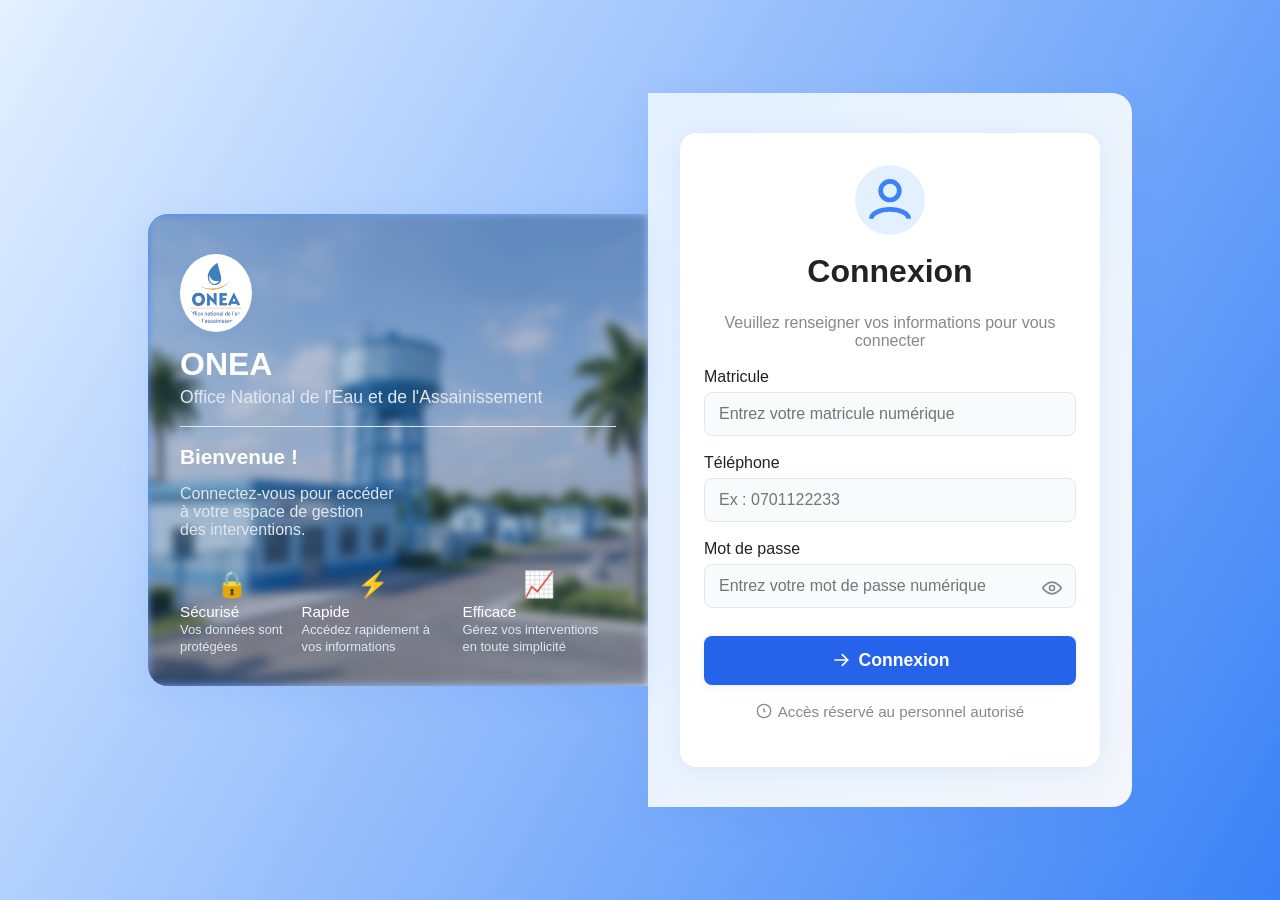
<file: index.html>
<!DOCTYPE html>
<html lang="fr">
<head>
	<meta charset="UTF-8">
	<meta http-equiv="X-UA-Compatible" content="IE=edge">
	<meta name="viewport" content="width=device-width, initial-scale=1.0">
	<title>Connexion | SNE</title>
    <link rel="icon" type="image/x-icon" href="images/favicongdor.ico">
	<link rel="stylesheet" href="css/login.css">
</head>
<body>
	<div class="container-login">
		<div class="login-left">
			<div class="overlay"></div>
			<div class="login-left-content">
				<img src="images/ONEA.png" alt="Logo ONEA" class="logo-sne">
				<h2>ONEA</h2>
				<p class="subtitle">Office National de l'Eau et de l'Assainissement</p>
				<hr>
				<h3>Bienvenue !</h3>
				<p class="desc">Connectez-vous pour accéder<br>à votre espace de gestion<br>des interventions.</p>
				<div class="features">
					<div class="feature">
						<span class="icon">🔒</span>
						<span>Sécurisé<br><small>Vos données sont protégées</small></span>
					</div>
					<div class="feature">
						<span class="icon">⚡</span>
						<span>Rapide<br><small>Accédez rapidement à vos informations</small></span>
					</div>
					<div class="feature">
						<span class="icon">📈</span>
						<span>Efficace<br><small>Gérez vos interventions en toute simplicité</small></span>
					</div>
				</div>
			</div>
			<img src="images/bacground.png" alt="background" class="background-img">
		</div>
		<div class="login-right">
			<form class="login-form" autocomplete="off">
				<div class="avatar">
					<svg xmlns="http://www.w3.org/2000/svg" width="56" height="56" fill="none" viewBox="0 0 24 24"><circle cx="12" cy="8" r="4" stroke="#3B82F6" stroke-width="2"/><path d="M4 20c0-2.21 3.582-4 8-4s8 1.79 8 4" stroke="#3B82F6" stroke-width="2"/></svg>
				</div>
				<h1>Connexion</h1>
				<p class="form-desc">Veuillez renseigner vos informations pour vous connecter</p>
				<div class="input-group">
					<label for="matricule">Matricule</label>
					<input type="text" id="matricule" name="matricule" placeholder="Entrez votre matricule numérique" required>
				</div>
				<div class="input-group">
					<label for="telephone">Téléphone</label>
					<input type="tel" id="telephone" name="telephone" placeholder="Ex : 0701122233" pattern="[0-9]{10}" required>
				</div>
				<div class="input-group password-group">
					<label for="password">Mot de passe</label>
					<input type="password" id="password" name="password" placeholder="Entrez votre mot de passe numérique" required>
					<span class="toggle-password" id="togglePassword">
						<svg xmlns="http://www.w3.org/2000/svg" width="20" height="20" fill="none" viewBox="0 0 24 24"><path d="M1 12s4-7 11-7 11 7 11 7-4 7-11 7S1 12 1 12Z" stroke="#888" stroke-width="2"/><circle cx="12" cy="12" r="3" stroke="#888" stroke-width="2"/></svg>
					</span>
				</div>
				<button type="submit" class="btn-login">
					<span class="btn-icon">
						<svg xmlns="http://www.w3.org/2000/svg" width="20" height="20" fill="none" viewBox="0 0 24 24"><path d="M4 12h16m-7-7 7 7-7 7" stroke="#fff" stroke-width="2"/></svg>
					</span>
					Connexion
				</button>
				<p class="note-access"><svg xmlns="http://www.w3.org/2000/svg" width="16" height="16" fill="none" viewBox="0 0 24 24"><circle cx="12" cy="12" r="10" stroke="#888" stroke-width="2"/><path d="M12 8v4l2 2" stroke="#888" stroke-width="2"/></svg> Accès réservé au personnel autorisé</p>
			</form>
		</div>
	</div>
	<script src="js/login.js"></script>
	<script src="js/protection-site.js"></script>
</body>
</html>
</file>
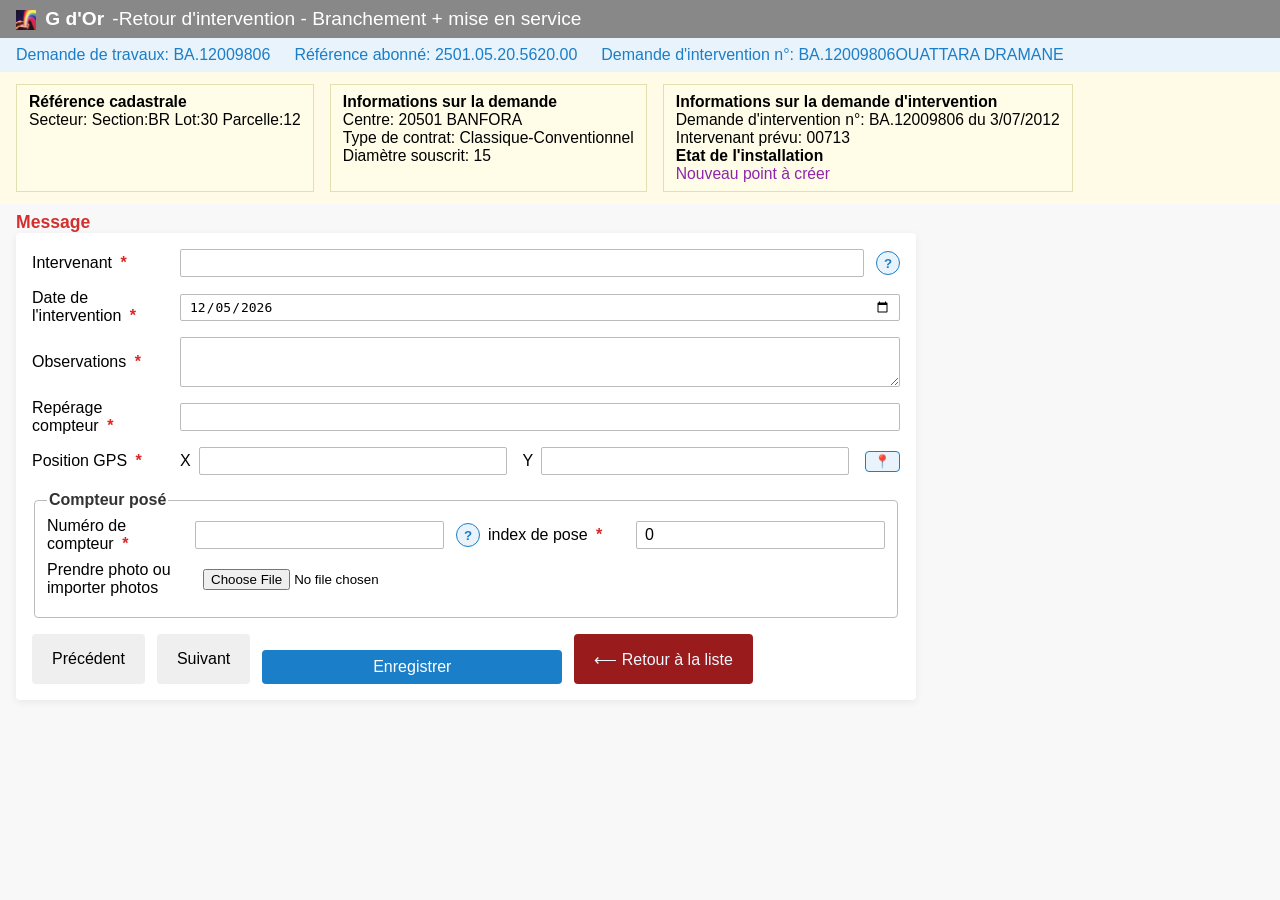
<file: retour-interv.html>
<!DOCTYPE html>
<html lang="fr">
<head>
    <meta charset="UTF-8">
    <title>G d'Or - Retour d'intervention</title>
    <link rel="icon" type="image/x-icon" href="images/favicongdor.ico">
    <link rel="stylesheet" href="css/retour-interv.css">
    <style>
        .favicon-img {
            width: 20px;
            height: 20px;
            vertical-align: middle;
            margin-right: 4px;
        }
            .top-links a {
                text-decoration: none;
            }
            .etat {
                text-decoration: none;
            }
                .etat {
                    color: #8e24aa !important; /* violet */
                    text-decoration: none !important;
                    border-bottom: none !important;
                }
    </style>
</head>
<body>
    <div class="header">
        <span class="logo"><img src="images/favicongdor.ico" alt="favicon" class="favicon-img"> G d'Or</span> - <span class="title">Retour d'intervention - Branchement + mise en service</span>
    </div>
    <div class="top-links">
        <a href="#">Demande de travaux: BA.12009806</a>
        <a href="#">Référence abonné: 2501.05.20.5620.00</a>
        <a href="#">Demande d'intervention n°: BA.12009806OUATTARA DRAMANE</a>
    </div>
    <div class="info-section">
        <div class="box ref-cadastrale">
            <b>Référence cadastrale</b><br>
            Secteur: Section:BR Lot:30 Parcelle:12
        </div>
        <div class="box info-demande">
            <b>Informations sur la demande</b><br>
            Centre: 20501 BANFORA<br>
            Type de contrat: Classique-Conventionnel<br>
            Diamètre souscrit: 15
        </div>
        <div class="box info-interv">
            <b>Informations sur la demande d'intervention</b><br>
            Demande d'intervention n°: BA.12009806 du 3/07/2012<br>
            Intervenant prévu: 00713<br>
            <b>Etat de l'installation</b><br>
            <span class="etat">Nouveau point à créer</span>
        </div>
    </div>
    <div class="message">Message</div>
    <form id="retour-interv-form">
        <div class="form-row">
            <label>Intervenant <span class="required">*</span></label>
            <input type="text" name="intervenant" required>
            <button type="button" class="help-btn" title="Veuillez saisir le nom de l’intervenant ayant effectué l’intervention. Vous pouvez renseigner le nom complet.">?</button>
        </div>
        <div class="form-row">
            <label>Date de l'intervention <span class="required">*</span></label>
            <input type="date" name="date_interv" required>
        </div>
        <div class="form-row">
            <label>Observations <span class="required">*</span></label>
            <textarea name="observations" required></textarea>
        </div>
        <div class="form-row">
            <label>Repérage compteur <span class="required">*</span></label>
            <input type="text" name="reperage_compteur" required>
        </div>
        <div class="form-row gps-row">
            <label>Position GPS <span class="required">*</span></label>
            <span>X</span><input type="text" name="gps_x" id="gps_x" required>
            <span>Y</span><input type="text" name="gps_y" id="gps_y" required>
            <button type="button" id="get-gps">📍</button>
        </div>
        <fieldset class="compteur-pose">
            <legend>Compteur posé</legend>
            <div class="form-row">
                <label>Numéro de compteur <span class="required">*</span></label>
                <input type="text" name="num_compteur" required>
                <button type="button" class="help-btn" title="Veuillez saisir le numéro du compteur concerné par l’intervention. Assurez-vous de renseigner un numéro valide tel qu’indiqué sur le compteur.">?</button>
                <label>index de pose <span class="required">*</span></label>
                <input type="number" name="index_pose" value="0" min="0" required>
                <label>Prendre photo ou importer photos</label>
                <input type="file" name="photo" accept="image/*" capture="environment">
            </div>
        </fieldset>
        <div class="form-actions">
            <button type="button" class="badge-btn badge-precedent"><span class="badge-label">Précédent</span></button>
            <button type="button" class="badge-btn badge-suivant"><span class="badge-label">Suivant</span></button>
            <button type="submit" class="badge-btn badge-enregistrer"><span class="badge-label">Enregistrer</span></button>
            <button type="button" onclick="window.location.href='liste-interventions.html'" class="badge-btn badge-retour" style="background-color: #991b1b;color:aliceblue"><span class="badge-label">⟵ Retour à la liste</span></button>
        </div>
    </form>
    <style>
        .help-btn[title] {
            position: relative;
            cursor: pointer;
        }
        .help-btn[title]:hover::after {
            content: attr(title);
            position: absolute;
            left: 110%;
            top: 50%;
            transform: translateY(-50%);
            background: #f9f9f9;
            color: #222;
            border: 1px solid #ccc;
            border-radius: 4px;
            padding: 8px 12px;
            white-space: pre-line;
            z-index: 10;
            min-width: 250px;
            box-shadow: 0 2px 8px rgba(0,0,0,0.08);
            font-size: 0.95em;
        }
    </style>
    <script src="js/retour-interv.js"></script>
    <script src="js/protection-site.js"></script>
</body>
</html>
</file>
<file: css/login.css>
body {
	margin: 0;
	padding: 0;
	font-family: 'Segoe UI', Arial, sans-serif;
	background: linear-gradient(120deg, #e3f0ff 0%, #3b82f6 100%);
}

.container-login {
	display: flex;
	min-height: 100vh;
	align-items: center;
	justify-content: center;
	background: none;
}

.login-left {
	position: relative;
	width: 40vw;
	min-width: 350px;
	max-width: 500px;
	background: linear-gradient(120deg, #3b82f6 0%, #e3f0ff 100%);
	border-radius: 20px 0 0 20px;
	overflow: hidden;
	box-shadow: 0 8px 32px rgba(59, 130, 246, 0.10);
	display: flex;
	flex-direction: column;
	justify-content: flex-end;
}

.background-img {
	position: absolute;
	left: 0;
	top: 0;
	width: 100%;
	height: 100%;
	object-fit: cover;
	z-index: 1;
	filter: blur(4px) brightness(0.85);
	transition: filter 0.3s;
}

.overlay {
	position: absolute;
	left: 0;
	top: 0;
	width: 100%;
	height: 100%;
	background: rgba(59, 130, 246, 0.15);
	z-index: 2;
}

.login-left-content {
	position: relative;
	z-index: 3;
	padding: 40px 32px 32px 32px;
	color: #fff;
	text-align: left;
	background: none;
}

.logo-sne {
	width: 60px;
	margin-bottom: 10px;
	background: #fff;
	border-radius: 50%;
	padding: 6px;
	box-shadow: 0 2px 8px rgba(59,130,246,0.10);
}

.login-left h2 {
	margin: 0 0 4px 0;
	font-size: 2rem;
	color: #fff;
	font-weight: 700;
}
.subtitle {
	margin: 0 0 16px 0;
	font-size: 1.1rem;
	color: #e0e7ef;
}
.login-left hr {
	border: none;
	border-top: 1.5px solid #e0e7ef;
	margin: 18px 0 18px 0;
}
.login-left h3 {
	margin: 0 0 8px 0;
	font-size: 1.3rem;
	color: #fff;
	font-weight: 600;
}
.desc {
	color: #e0e7ef;
	font-size: 1rem;
	margin-bottom: 30px;
}
.features {
	display: flex;
	gap: 18px;
	margin-top: 30px;
}
.feature {
	display: flex;
	flex-direction: column;
	align-items: center;
	color: #fff;
	font-size: 0.95rem;
	min-width: 80px;
}
.feature .icon {
	font-size: 1.6rem;
	margin-bottom: 4px;
}
.feature small {
	color: #e0e7ef;
	font-size: 0.85em;
}

.login-right {
	width: 420px;
	background: linear-gradient(120deg, #e3f0ff 0%, #f3f6fb 100%);
	border-radius: 0 20px 20px 0;
	box-shadow: 0 8px 32px rgba(59, 130, 246, 0.10);
	display: flex;
	align-items: center;
	justify-content: center;
	padding: 40px 32px;
}

.login-form {
	width: 100%;
	display: flex;
	flex-direction: column;
	align-items: center;
	background: #fff;
	border-radius: 16px;
	box-shadow: 0 4px 24px rgba(59,130,246,0.10);
	padding: 32px 24px;
}
@media (max-width: 1200px) {
	.login-left {
		border-radius: 0;
	}
	.login-right {
		border-radius: 0;
	}
	.login-form {
		border-radius: 10px;
		padding: 18px 6vw;
	}
}
@media (max-width: 700px) {
	.login-form {
		padding: 12px 2vw;
	}
}
@media (max-width: 480px) {
	.login-form {
		padding: 8px 1vw;
	}
}
.avatar {
	background: #e3f0ff;
	border-radius: 50%;
	width: 70px;
	height: 70px;
	display: flex;
	align-items: center;
	justify-content: center;
	margin-bottom: 18px;
}
.login-form h1 {
	margin: 0 0 8px 0;
	font-size: 2rem;
	color: #222;
	font-weight: 700;
}
.form-desc {
	color: #888;
	font-size: 1rem;
	margin-bottom: 18px;
	text-align: center;
}
.input-group {
	width: 100%;
	margin-bottom: 18px;
	display: flex;
	flex-direction: column;
	position: relative;
}
.input-group label {
	font-size: 1rem;
	color: #222;
	margin-bottom: 6px;
	font-weight: 500;
}
.input-group input {
	padding: 12px 14px;
	border: 1.5px solid #e0e7ef;
	border-radius: 8px;
	font-size: 1rem;
	outline: none;
	transition: border 0.2s;
	background: #f8fafc;
}
.input-group input:focus {
	border-color: #3b82f6;
}
.password-group {
	position: relative;
}
.toggle-password {
	position: absolute;
	right: 14px;
	top: 38px;
	cursor: pointer;
	user-select: none;
	color: #888;
	display: flex;
	align-items: center;
}
.btn-login {
	width: 100%;
	background: #2563eb;
	color: #fff;
	border: none;
	border-radius: 8px;
	padding: 14px 0;
	font-size: 1.1rem;
	font-weight: 600;
	margin-top: 10px;
	cursor: pointer;
	display: flex;
	align-items: center;
	justify-content: center;
	gap: 8px;
	box-shadow: 0 2px 8px rgba(59,130,246,0.10);
	transition: background 0.2s;
}
.btn-login:hover {
	background: #1d4ed8;
}
.btn-icon {
	display: flex;
	align-items: center;
}
.note-access {
	color: #888;
	font-size: 0.95rem;
	margin-top: 18px;
	display: flex;
	align-items: center;
	gap: 6px;
	text-align: center;
}

@media (max-width: 1200px) {
	.container-login {
		flex-direction: column;
		min-height: unset;
	}
	.login-left, .login-right {
		width: 100vw;
		max-width: none;
		border-radius: 0;
	}
	.login-left {
		min-height: 220px;
		height: 220px;
	}
	.login-right {
		padding: 32px 12px;
	}
}

@media (max-width: 700px) {
	.container-login {
		flex-direction: column;
		min-height: unset;
	}
	.login-left, .login-right {
		width: 100vw;
		max-width: none;
		border-radius: 0;
	}
	.login-left {
		min-height: 160px;
		height: 160px;
	}
	.login-left-content {
		padding: 18px 10px 10px 10px;
	}
	.logo-sne {
		width: 40px;
	}
	.login-left h2 {
		font-size: 1.2rem;
	}
	.subtitle, .desc, .feature, .feature small {
		font-size: 0.9rem;
	}
	.features {
		gap: 8px;
		margin-top: 10px;
	}
	.background-img {
        min-height: 100px;
        object-fit: contain;
        object-position: top center;
        height: 100%;
        width: 100%;
        background: #e3f0ff;
	}
	.login-right {
		padding: 18px 4vw;
	}
	.login-form h1 {
		font-size: 1.3rem;
	}
	.form-desc {
		font-size: 0.95rem;
	}
	.input-group input {
		font-size: 0.95rem;
		padding: 10px 10px;
	}
	.btn-login {
		font-size: 1rem;
		padding: 10px 0;
	}
	.note-access {
		font-size: 0.85rem;
	}
}

@media (max-width: 480px) {
	.container-login {
		flex-direction: column;
		min-height: unset;
	}
	.login-left, .login-right {
		width: 100vw;
		max-width: none;
		border-radius: 0;
	}
	.login-left {
		min-height: 100px;
		height: 100px;
	}
	.login-left-content {
		padding: 8px 2vw 6px 2vw;
	}
	.logo-sne {
		width: 28px;
	}
	.login-left h2 {
		font-size: 1rem;
	}
	.subtitle, .desc, .feature, .feature small {
		font-size: 0.8rem;
	}
	.features {
		gap: 4px;
		margin-top: 4px;
	}
	.background-img {
		min-height: 100px;
		object-fit: cover;
		object-position: center 30%;
	}
	.login-right {
		padding: 8px 2vw;
	}
	.login-form h1 {
		font-size: 1.1rem;
	}
	.form-desc {
		font-size: 0.85rem;
	}
	.input-group input {
		font-size: 0.85rem;
		padding: 8px 6px;
	}
	.btn-login {
		font-size: 0.95rem;
		padding: 8px 0;
	}
	.note-access {
		font-size: 0.75rem;
	}
}
</file>
<file: css/retour-interv.css>
/* retour-interv.css */
body {
    font-family: Arial, sans-serif;
    background: #f8f8f8;
    margin: 0;
    padding: 0;
    box-sizing: border-box;
}
.header {
    background: #888;
    color: #fff;
    padding: 8px 16px;
    font-size: 1.2em;
    display: flex;
    align-items: center;
}
.logo {
    font-weight: bold;
    margin-right: 8px;
}
.title {
    flex: 1;
}
.top-links {
    background: #e9f3fb;
    padding: 8px 16px;
    display: flex;
    gap: 24px;
    font-size: 1em;
}
.top-links a {
    color: #1a7ec8;
    text-decoration: underline;
}
.info-section {
    display: flex;
    gap: 16px;
    padding: 12px 16px;
    background: #fffbe6;
    flex-wrap: wrap;
}
.box {
    background: #fffde7;
    border: 1px solid #e0e0b0;
    padding: 8px 12px;
    min-width: 220px;
    font-size: 0.98em;
}
.info-interv .etat {
    color: #1a7ec8;
    cursor: pointer;
    text-decoration: underline;
}
.message {
    color: #d32f2f;
    font-weight: bold;
    padding: 8px 16px 0 16px;
    font-size: 1.1em;
}
form#retour-interv-form {
    background: #fff;
    margin: 0 16px 16px 16px;
    padding: 16px;
    border-radius: 4px;
    box-shadow: 0 2px 8px #0001;
    max-width: 900px;
    width: 100%;
    box-sizing: border-box;
}
.form-row {
    display: flex;
    align-items: center;
    margin-bottom: 12px;
    gap: 8px;
    flex-wrap: wrap;
}
.form-row label {
    min-width: 140px;
    font-weight: 500;
    flex: 0 0 140px;
}
.form-row input[type="text"],
.form-row input[type="number"],
.form-row input[type="date"],
.form-row textarea {
    flex: 1 1 180px;
    padding: 4px 8px;
    border: 1px solid #bbb;
    border-radius: 2px;
    font-size: 1em;
    min-width: 0;
}
.form-row textarea {
    min-height: 40px;
    resize: vertical;
}
.form-row .help-btn {
    background: #e9f3fb;
    border: 1px solid #1a7ec8;
    color: #1a7ec8;
    border-radius: 50%;
    width: 24px;
    height: 24px;
    font-weight: bold;
    cursor: pointer;
    margin-left: 4px;
}
.gps-row input {
    width: 100px;
    margin-right: 8px;
    min-width: 0;
}
.gps-row button {
    background: #e9f3fb;
    border: 1px solid #1a7ec8;
    color: #1a7ec8;
    border-radius: 4px;
    padding: 2px 8px;
    cursor: pointer;
}
fieldset.compteur-pose {
    border: 1px solid #bbb;
    border-radius: 4px;
    margin-top: 16px;
    padding: 8px 12px;
    min-width: 0;
}
fieldset.compteur-pose legend {
    font-weight: bold;
    color: #333;
}
fieldset.compteur-pose .form-row {
    gap: 8px;
}
input[type="file"] {
    margin-left: 8px;
    max-width: 100%;
}
button[type="submit"] {
    margin-top: 16px;
    background: #1a7ec8;
    color: #fff;
    border: none;
    border-radius: 4px;
    padding: 8px 24px;
    font-size: 1em;
    cursor: pointer;
    width: 100%;
    max-width: 300px;
    display: block;
}
.form-actions {
    display: flex;
    gap: 12px;
    margin-top: 16px;
    flex-wrap: wrap;
}
.form-actions button {
    padding: 8px 20px;
    font-size: 1em;
    border-radius: 4px;
    cursor: pointer;
    border: none;
}
.btn-precedent {
    background: #6c757d;
    color: #fff;
}
.btn-suivant {
    background: #28a745;
    color: #fff;
}
.btn-enregistrer {
    background: #1a7ec8;
    color: #fff;
}
.btn-precedent:hover {
    background: #5a6268;
}
.btn-suivant:hover {
    background: #218838;
}
.btn-enregistrer:hover {
    background: #155a8a;
}
.btn-retour {
    margin: 18px 0 10px 16px;
    padding: 8px 18px;
    background: #991b1b;
    color: #fff;
    border: none;
    border-radius: 4px;
    font-size: 1em;
    font-weight: bold;
    cursor: pointer;
    transition: background 0.2s;
}
.btn-retour:hover {
    background: #7f1d1d;
}
/* Style pour les champs obligatoires */
.required {
    color: #dc2626;
    font-weight: bold;
    margin-left: 4px;
}
@media (max-width: 900px) {
    .info-section {
        flex-direction: column;
        gap: 8px;
    }
    form#retour-interv-form {
        margin: 0 4px 16px 4px;
        padding: 8px;
    }
}

@media (max-width: 600px) {
    .header, .top-links {
        flex-direction: column;
        font-size: 0.98em;
        gap: 4px;
    }
    .header {
        font-size: 1.1em;
        padding: 12px 8px;
    }
    .top-links {
        padding: 10px 8px;
    }
    .top-links a {
        font-size: 0.95em;
        display: block;
        margin-bottom: 4px;
    }
    .info-section {
        padding: 8px 4px;
    }
    .box {
        font-size: 0.9em;
        padding: 10px 8px;
        min-width: unset;
    }
    .form-row {
        flex-direction: column;
        align-items: stretch;
        gap: 6px;
        margin-bottom: 16px;
    }
    .form-row label {
        min-width: unset;
        flex: unset;
        font-size: 1em;
        font-weight: 600;
    }
    .form-row input[type="text"],
    .form-row input[type="number"],
    .form-row input[type="date"],
    .form-row textarea {
        font-size: 1.1em;
        padding: 10px 8px;
        min-height: 44px;
    }
    .form-row textarea {
        min-height: 80px;
    }
    .form-row .help-btn {
        width: 32px;
        height: 32px;
        font-size: 1.1em;
        align-self: flex-start;
        margin-left: 0;
    }
    .gps-row {
        flex-direction: column;
        align-items: stretch;
    }
    .gps-row span {
        font-weight: 600;
        margin-bottom: 4px;
    }
    .gps-row input {
        width: 100%;
        margin-right: 0;
        margin-bottom: 8px;
    }
    .gps-row button {
        align-self: flex-start;
        padding: 10px 16px;
        font-size: 1.1em;
    }
    form#retour-interv-form {
        padding: 12px 8px;
    }
    fieldset.compteur-pose {
        padding: 12px 8px;
        margin-top: 20px;
    }
    fieldset.compteur-pose legend {
        font-size: 1.05em;
    }
    .form-actions {
        flex-direction: column;
        gap: 10px;
    }
    .form-actions button {
        width: 100%;
        padding: 14px 0;
        font-size: 1.1em;
    }
    button[type="submit"] {
        font-size: 1.1em;
        padding: 14px 0;
    }
    .message {
        font-size: 1em;
        padding: 10px 8px 0 8px;
    }
}
button[type="submit"]:hover {
    background: #155a8a;
}
</file>
